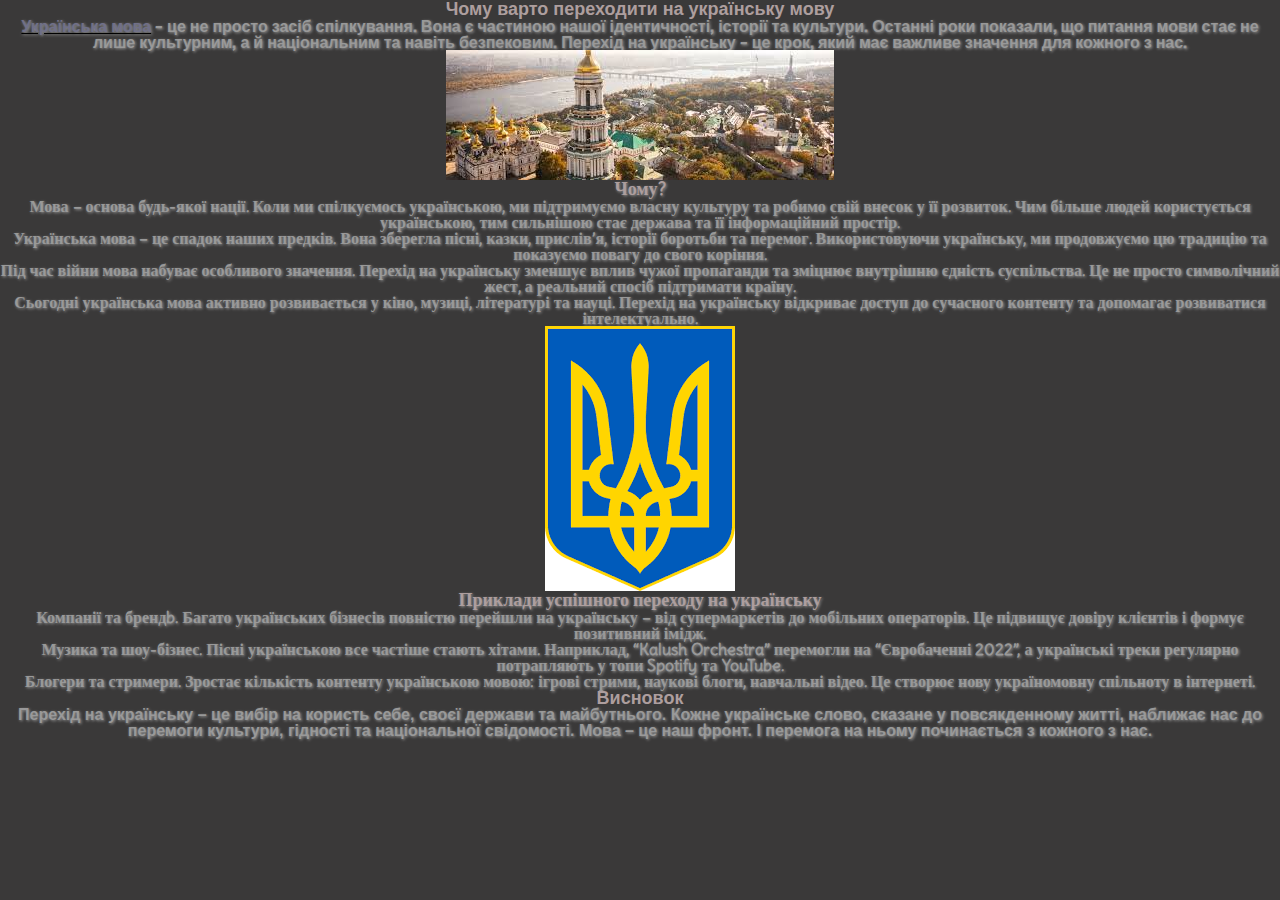
<file: lesson_04/index.html>
<!DOCTYPE html>
 <html lang="uk">
 <head>
    <meta charset="UTF-8">
    <meta name="viewport" content="width=device-width, initial-scale=1.0">
    <title>lesson 4</title>

<link rel="stylesheet" href="css/style.css">

 </head>
 <body>
<div>
  <h1 class="title">Чому варто переходити на українську мову</h1>
  <p class="list">
    <a class="link" href="https://uk.wikipedia.org/wiki/%D0%A3%D0%BA%D1%80%D0%B0%D1%97%D0%BD%D1%81%D1%8C%D0%BA%D0%B0_%D0%BC%D0%BE%D0%B2%D0%B0">Українська мова</a> – це не просто засіб спілкування. Вона є частиною нашої ідентичності, історії та культури. Останні роки показали, що питання мови стає не лише культурним, а й національним та навіть безпековим. Перехід на українську – це крок, який має важливе значення для кожного з нас.
  </p>
  <img src="img/1.jpg" alt="пейзаж України">
</div>
<div class="items">
   <h2 class="title">Чому?</h2>
    <ol>
      <li>Мова – основа будь-якої нації. Коли ми спілкуємось українською, ми підтримуємо власну культуру та робимо свій внесок у її розвиток. Чим більше людей користується українською, тим сильнішою стає держава та її інформаційний простір.</li>
      <li>Українська мова – це спадок наших предків. Вона зберегла пісні, казки, прислів’я, історії боротьби та перемог. Використовуючи українську, ми продовжуємо цю традицію та показуємо повагу до свого коріння.</li>
      <li>Під час війни мова набуває особливого значення. Перехід на українську зменшує вплив чужої пропаганди та зміцнює внутрішню єдність суспільства. Це не просто символічний жест, а реальний спосіб підтримати країну.</li>
      <li>Сьогодні українська мова активно розвивається у кіно, музиці, літературі та науці. Перехід на українську відкриває доступ до сучасного контенту та допомагає розвиватися інтелектуально.</li>
    </ol>
    <img src="img/2.png" alt="Символ україни герб">
    </div>
<div class="items">
   <h3 class="title">Приклади успішного переходу на українську</h3>
   <ul>
        <li>Компанії та брендb. Багато українських бізнесів повністю перейшли на українську – від супермаркетів до мобільних операторів. Це підвищує довіру клієнтів і формує позитивний імідж.</li>
       <li>Музика та шоу-бізнес. Пісні українською все частіше стають хітами. Наприклад, “Kalush Orchestra” перемогли на “Євробаченні 2022”, а українські треки регулярно потрапляють у топи Spotify та YouTube.</li> 
       <li>Блогери та стримери. Зростає кількість контенту українською мовою: ігрові стрими, наукові блоги, навчальні відео. Це створює нову україномовну спільноту в інтернеті.</li>
       </ul>
</div>
<div>
   <h4 class="title">Висновок</h4>
      <p>Перехід на українську – це вибір на користь себе, своєї держави та майбутнього. Кожне українське слово, сказане у повсякденному житті, наближає нас до перемоги культури, гідності та національної свідомості.
Мова – це наш фронт. І перемога на ньому починається з кожного з нас.

</p>
</div>

  </body>
 </html>
</file>
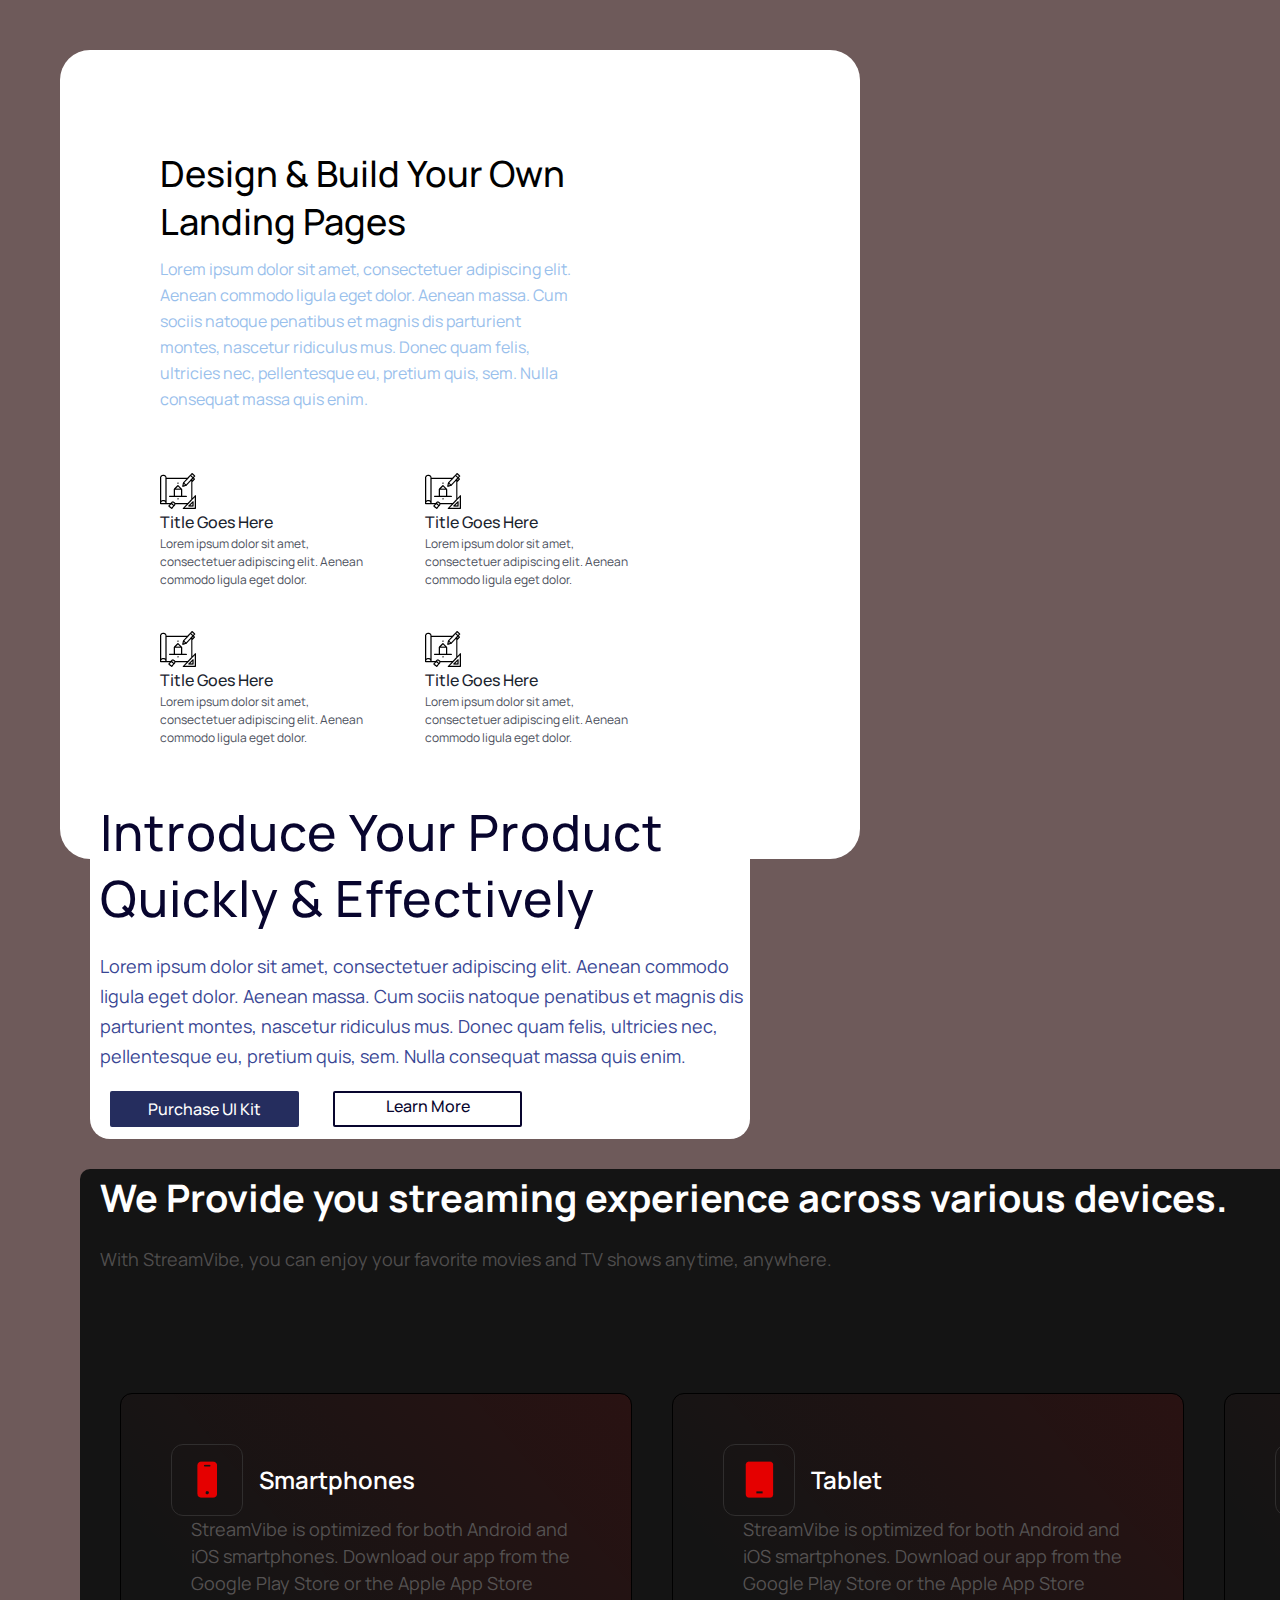
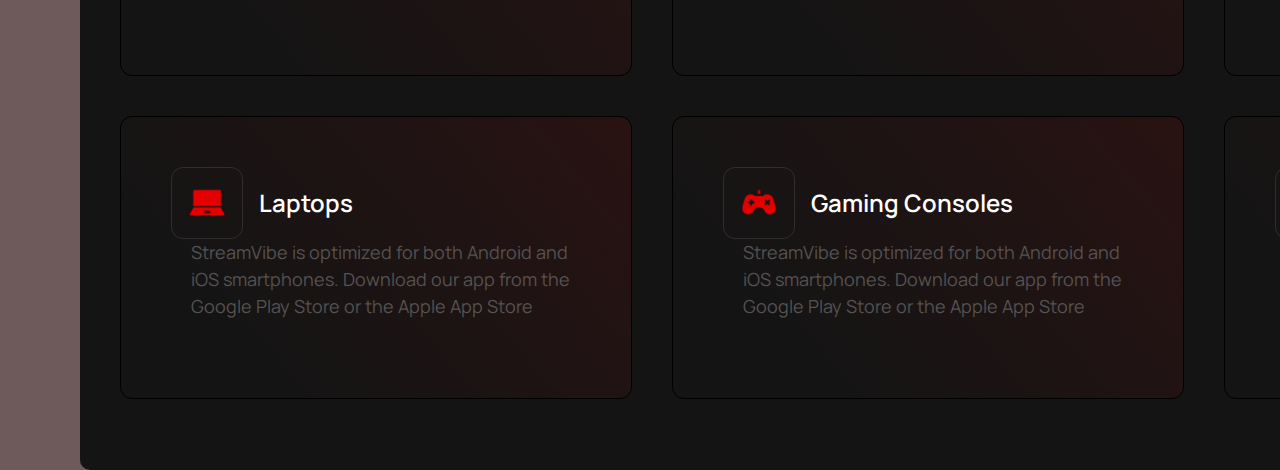
<file: lesson_05/index.html>
<!DOCTYPE html>
 <html lang="en">
 <head>
    <meta charset="UTF-8">
    <meta name="viewport" content="width=device-width, initial-scale=1.0">
    <title>lesson 5</title>

<link rel="stylesheet" href="css/style.css">

 </head>
<body>
  <div class="box">  
    <div class="info">
      <h1>Design & Build Your Own Landing Pages</h1>
      <p>Lorem ipsum dolor sit amet, consectetuer adipiscing elit. Aenean commodo ligula eget dolor. 
         Aenean massa. Cum sociis natoque penatibus et magnis dis parturient montes, nascetur ridiculus 
         mus. Donec quam felis, ultricies nec, pellentesque eu, pretium quis, sem. Nulla consequat massa quis enim.
      </p>
    </div>

    <div class="inline-block">
      <div class="block">
        <img src="img/хз.jpg" alt="">
        <h2>Title Goes Here</h2>
        <p>Lorem ipsum dolor sit amet, consectetuer adipiscing elit. Aenean commodo ligula eget dolor.</p>
      </div>

      <div class="block">
        <img src="img/хз.jpg" alt="">
        <h2>Title Goes Here</h2>
        <p>Lorem ipsum dolor sit amet, consectetuer adipiscing elit. Aenean commodo ligula eget dolor.</p>
      </div>

      <div class="block">
        <img src="img/хз.jpg" alt="">
        <h2>Title Goes Here</h2>
        <p>Lorem ipsum dolor sit amet, consectetuer adipiscing elit. Aenean commodo ligula eget dolor.</p>
      </div>
      <div class="block">
        <img src="img/хз.jpg" alt="">
        <h2>Title Goes Here</h2>
        <p>Lorem ipsum dolor sit amet, consectetuer adipiscing elit. Aenean commodo ligula eget dolor.</p>
      </div>
  </div>

  <div class="section">
    <div class="title">
      <h3>Introduce Your Product Quickly & Effectively</h3>
      <p>Lorem ipsum dolor sit amet, consectetuer adipiscing elit. Aenean commodo ligula eget dolor. Aenean    massa. Cum sociis natoque penatibus et magnis dis parturient montes, nascetur ridiculus 
        mus. Donec quam felis, ultricies nec, pellentesque eu, pretium quis, sem. Nulla consequat massa quis enim.
</p>
    </div>
<div class="row">
    
    <div class="aside"><h4>Purchase UI Kit</h4></div>
     <div class="content"><h5>Learn More</h5></div>
  </div>
 </div>
  

 <!-- <div class="sidebar">
    <h6>We Provide you streaming experience across various devices.</h6>
    <p>With StreamVibe, you can enjoy your favorite movies and TV shows anytime, anywhere. Our platform is designed to be compatible with a wide range of devices, ensuring that you never miss a moment of entertainment.</p>
    <div class="blocks-container">
    <div class="blocks">
        <div class="box3">
   <div class="img-block">
      <img src="img/phone.png" alt="">
   </div>
   <span>Назва блоку</span>
      <p>StreamVibe is optimized for both Android and iOS smartphones. Download our app from the Google Play Store or the Apple App Store</p>    
        </div>
    </div>
    
    <div class="blocks-container">
    <div class="blocks">
        <div class="box3">
   <div class="img-block">
      <img src="img/phone.png" alt="">
   </div>
   <span>Назва блоку</span>
      <p>StreamVibe is optimized for both Android and iOS smartphones. Download our app from the Google Play Store or the Apple App Store</p>    
        </div>
    </div>

    <div class="blocks-container">
    <div class="blocks">
        <div class="box3">
   <div class="img-block">
      <img src="img/phone.png" alt="">
   </div>
   <span>Назва блоку</span>
      <p>StreamVibe is optimized for both Android and iOS smartphones. Download our app from the Google Play Store or the Apple App Store</p>    
        </div>
    </div>

    <div class="blocks-container">
    <div class="blocks">
        <div class="box3">
   <div class="img-block">
      <img src="img/phone.png" alt="">
   </div>
   <span>Назва блоку</span>
      <p>StreamVibe is optimized for both Android and iOS smartphones. Download our app from the Google Play Store or the Apple App Store</p>    
        </div>
    </div>
    <div class="blocks-container">
    <div class="blocks">
        <div class="box3">
   <div class="img-block">
      <img src="img/phone.png" alt="">
   </div>
   <span>Назва блоку</span>
      <p>StreamVibe is optimized for both Android and iOS smartphones. Download our app from the Google Play Store or the Apple App Store</p>    
        </div>
    </div>
    </div>

    <div class="blocks-container">
    <div class="blocks">
        <div class="box3">
   <div class="img-block">
      <img src="img/phone.png" alt="">
   </div>
   <span>Назва блоку</span>
      <p>StreamVibe is optimized for both Android and iOS smartphones. Download our app from the Google Play Store or the Apple App Store</p>    
        </div>
    </div> 

    </div>
</div> -->

    

<div class="sidebar">
    <h6>We Provide you streaming experience across various devices.</h6>
    <p>With StreamVibe, you can enjoy your favorite movies and TV shows anytime, anywhere.</p>

    <div class="blocks-container">
        <div class="blocks">
            <div class="box3">
                <div class="img-block"><img src="img/phone.png" alt=""></div>
                <span>Smartphones</span>
                <p>StreamVibe is optimized for both Android and iOS smartphones. Download our app from the Google Play Store or the Apple App Store</p>
            </div>
        </div>

        <div class="blocks">
            <div class="box3">
                <div class="img-block"><img src="img/Tablet.png" alt=""></div>
                <span>Tablet</span>
                <p>StreamVibe is optimized for both Android and iOS smartphones. Download our app from the Google Play Store or the Apple App Store</p>
            </div>
        </div>

        <div class="blocks">
            <div class="box3">
                <div class="img-block"><img src="img/tv.png" alt=""></div>
                <span>Smart TV</span>
                <p>StreamVibe is optimized for both Android and iOS smartphones. Download our app from the Google Play Store or the Apple App Store</p>
            </div>
        </div>

        <div class="blocks">
            <div class="box3">
                <div class="img-block"><img src="img/laptop.png" alt=""></div>
                <span>Laptops</span>
                <p>StreamVibe is optimized for both Android and iOS smartphones. Download our app from the Google Play Store or the Apple App Store</p>
            </div>
        </div>

        <div class="blocks">
            <div class="box3">
                <div class="img-block"><img src="img/Gaming Consoles.png" alt=""></div>
                <span>Gaming Consoles</span>
                <p>StreamVibe is optimized for both Android and iOS smartphones. Download our app from the Google Play Store or the Apple App Store</p>
            </div>
        </div>

        <div class="blocks">
            <div class="box3">
                <div class="img-block"><img src="img/VR Headsets.png" alt=""></div>
                <span>VR Headsets </span>
                <p>StreamVibe is optimized for both Android and iOS smartphones. Download our app from the Google Play Store or the Apple App Store</p>
            </div>
        </div>
    </div>
</div>

    
 
</body>
 </html>
</file>
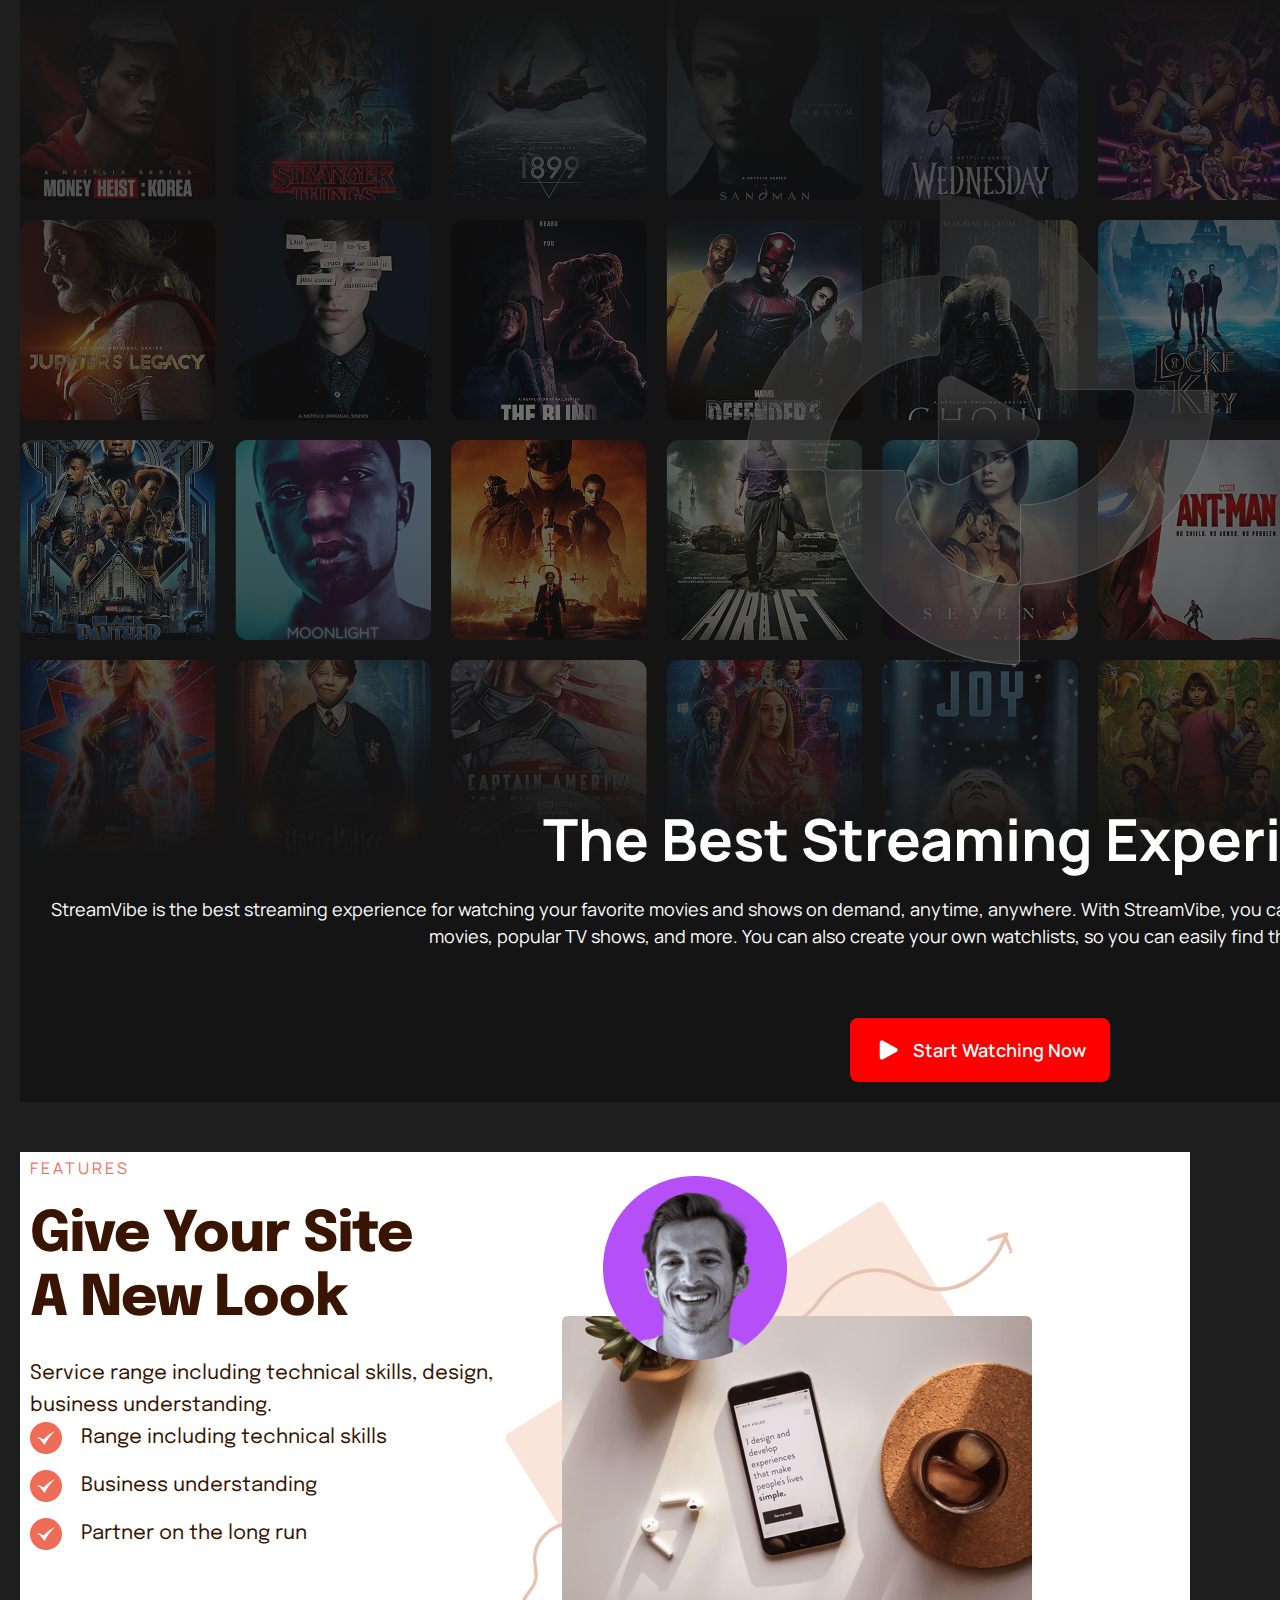
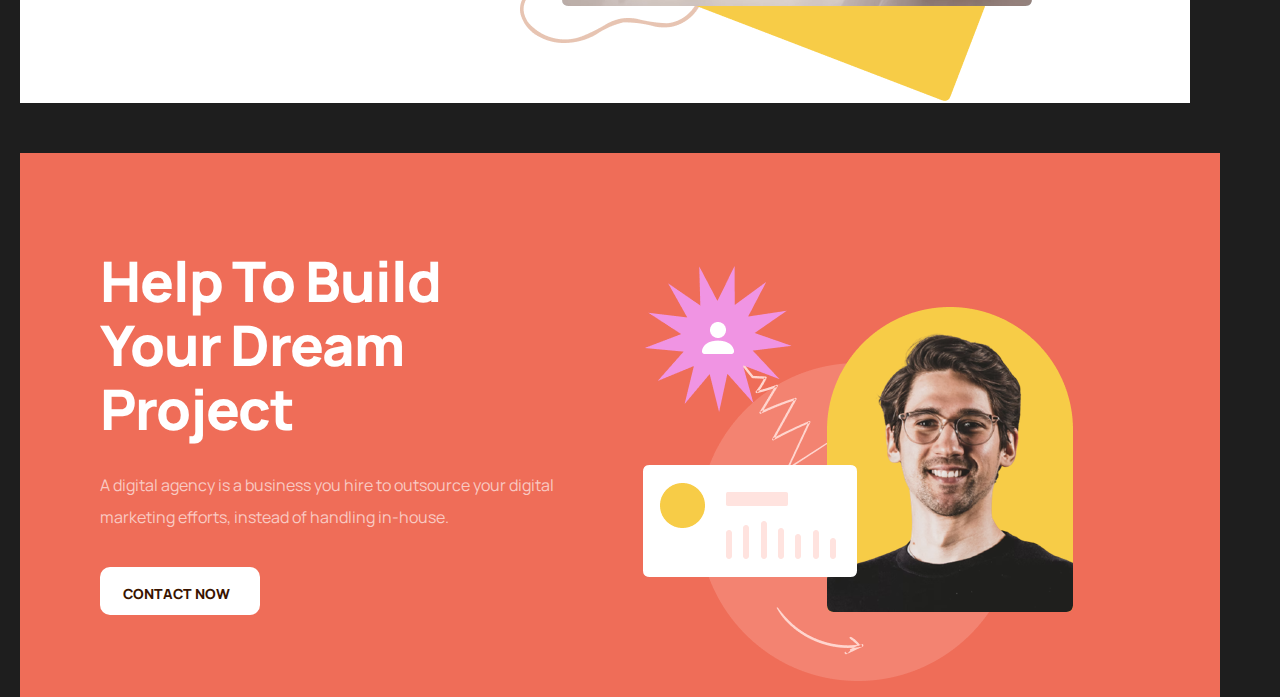
<file: lesson_06/index.html>
<!DOCTYPE html>
 <html lang="en">
 <head>
    <meta charset="UTF-8">
    <meta name="viewport" content="width=device-width, initial-scale=1.0">
    <title>lesson 6</title>

<link rel="stylesheet" href="css/style.css">

</head>
<body>
<div class="task_1">
  <div class="font">

    <div class="info-text">
    <div class="img"> 
      <img  src="img/Sub Container.png" alt="" > 
      <div class="photo"><img src="img/трикутние в крузі.png" alt=""></div>
    </div>
    <div class="content">
      <h1>The Best Streaming Experience</h1>
      <p>StreamVibe is the best streaming experience for watching your favorite movies and shows on demand, anytime, anywhere. With StreamVibe, you can enjoy a wide variety of content, including the latest blockbusters, classic movies, popular TV shows, and more. You can also create your own watchlists, so you can easily find the content you want to watch.</p>
      <div class="button">
        <img src="img/трикутник.png" alt="">
        <a href="https://www.bbc.com/russian/features-37497702"> <span>Start Watching Now</span></a>
       
      </div>
    </div>
    </div>
  </div>
</div>


<div class="task_2">
    <div class="info">

      <div class="text">
      <h2>Features</h2>
      <h3> Give Your Site A New Look</h3>
      <p>Service range including technical skills, design, business understanding.</p>
      <div class="block">
        <img src="img/check.png" alt="">
          <p>Range including technical skills</p>
        </div>
        <div class="block">
          <img src="img/check.png" alt="">
          <p>Business understanding</p>
        </div>
        <div class="block">
          <img src="img/check.png" alt="">
          <p>Partner on the long run</p>
        </div>
      </div>
        <div class="img3"><img src="img/1.png" alt=""></div>
    </div>
      
</div>


<div class="task_3">
   
<div class="box">
  <div class="block-info">
    <h4>Help To Build Your Dream Project</h4>
    <p>A digital agency is a business you hire to outsource your digital marketing efforts, instead of handling in-house.</p>

    <div class="buttom_2"> <a href="https://ru.pinterest.com/pin/43417583902100738/"><h5>Contact Now</h5></a> </div>
    </div>

    <div class="picture"><img src="img/2.png" alt=""></div>
</div>

</div>
</body>
 </html>
</file>
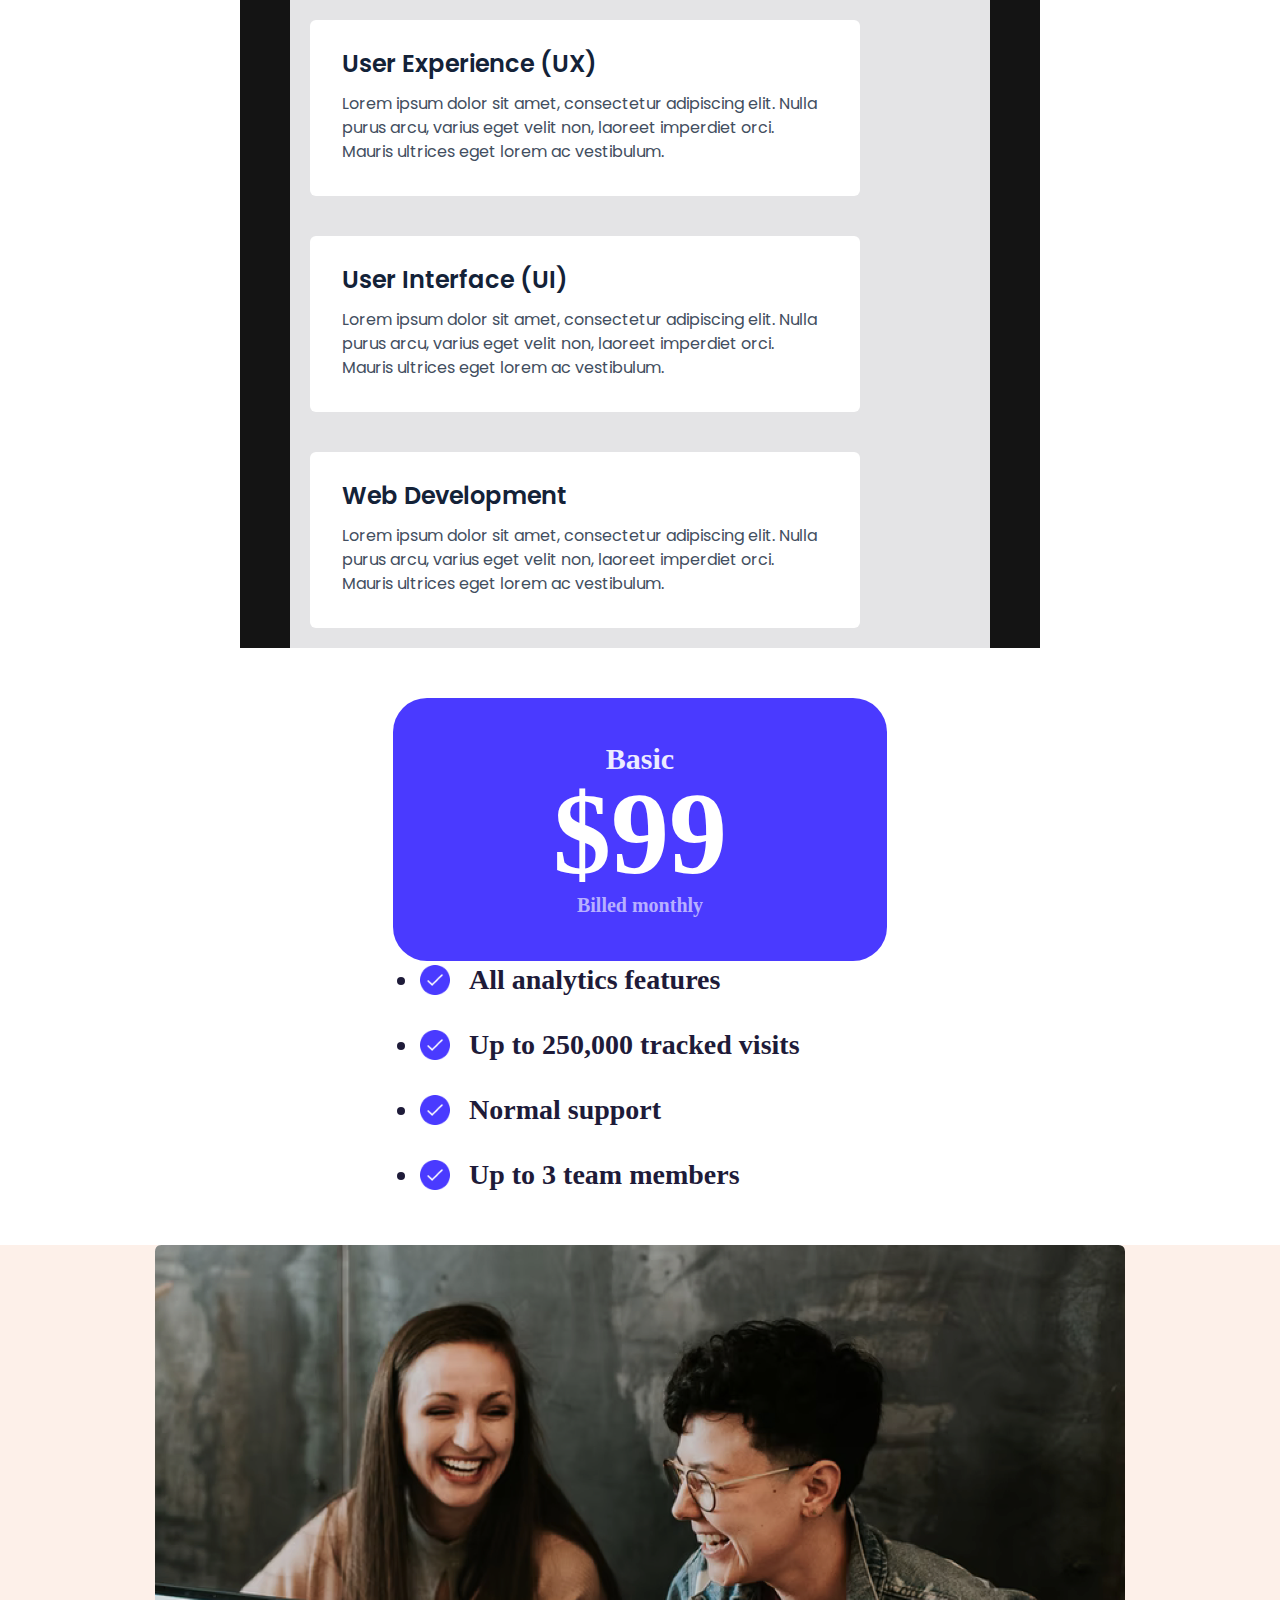
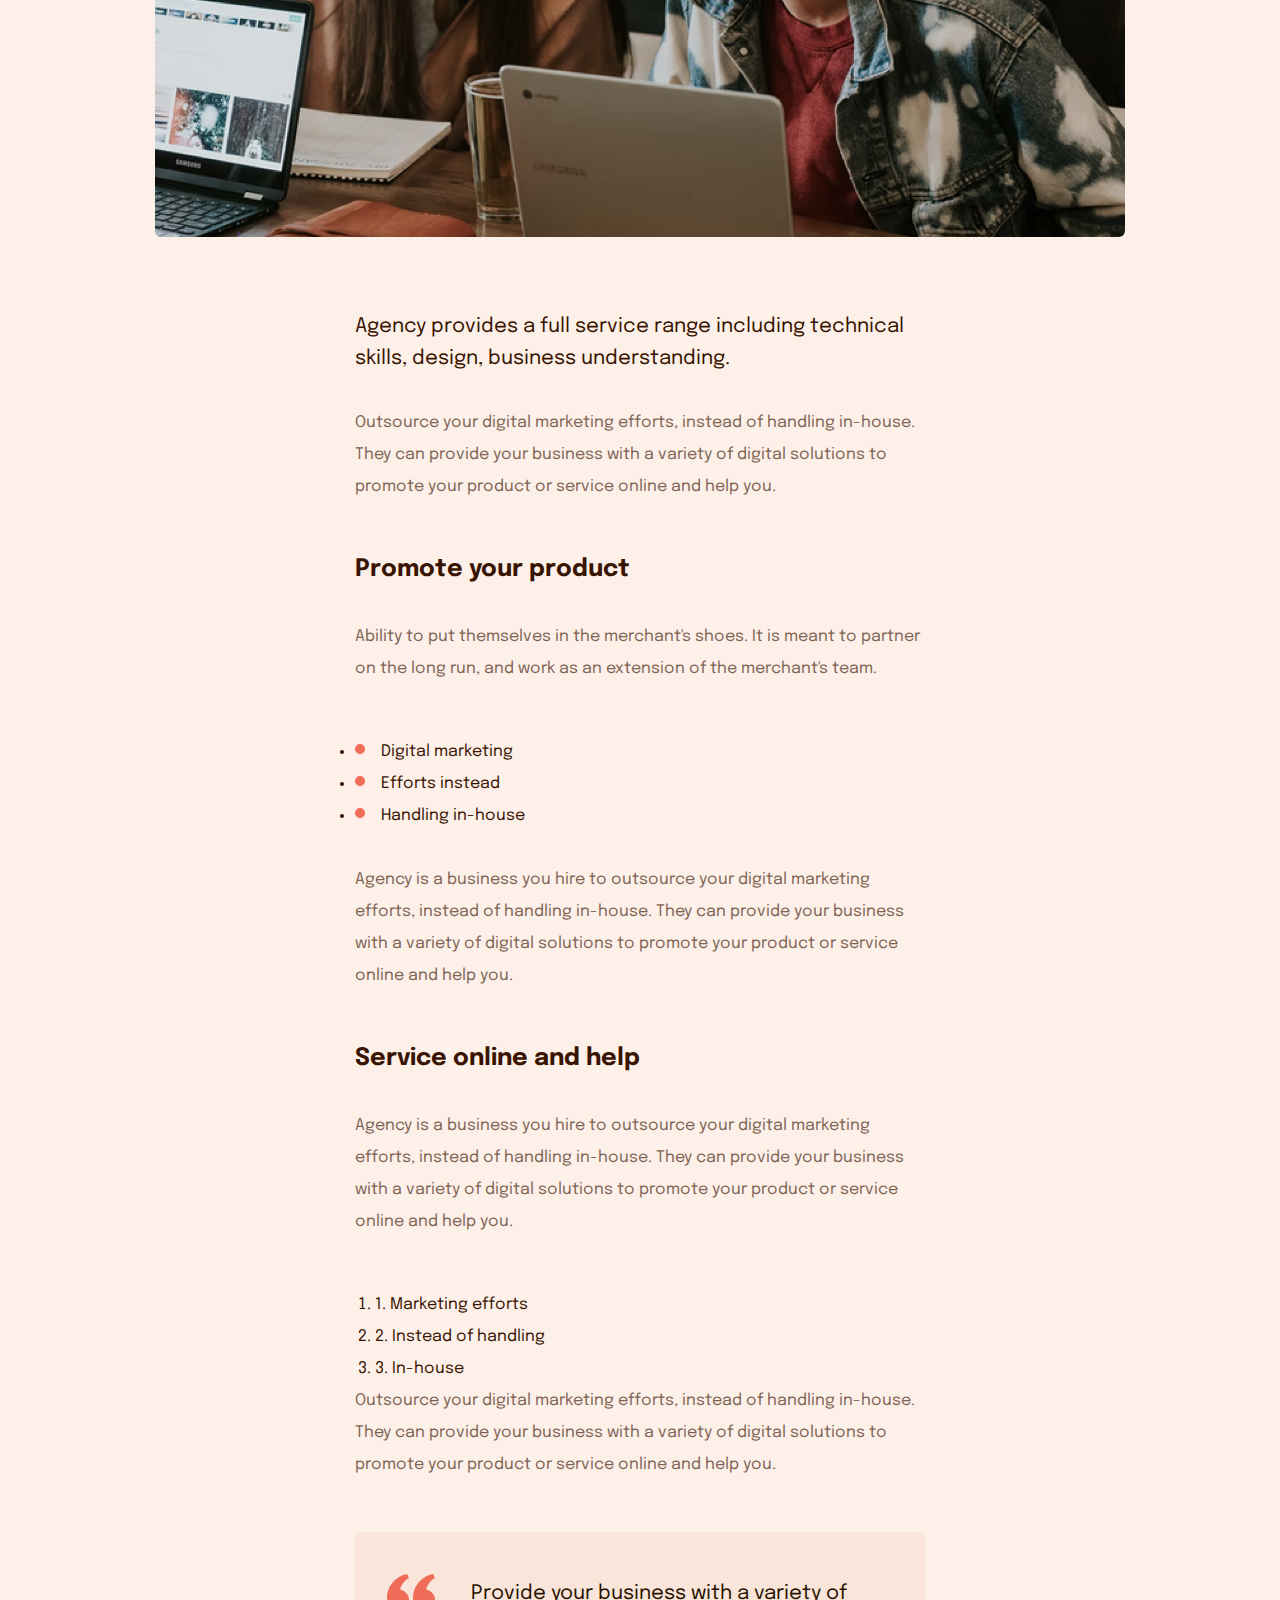
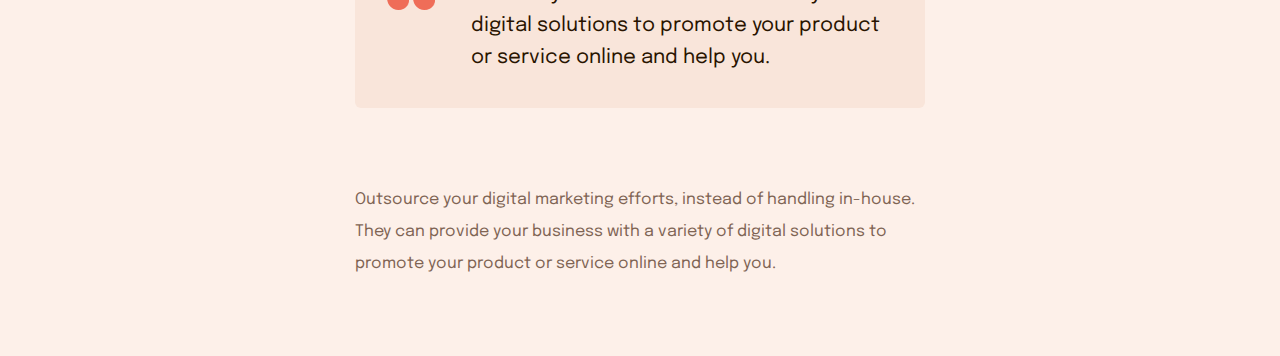
<file: lesson_07/index.html>
<!DOCTYPE html>
 <html lang="en">
 <head>
    <meta charset="UTF-8">
    <meta name="viewport" content="width=device-width, initial-scale=1.0">
    <title>lesson 6</title>

<link rel="stylesheet" href="css/style.css">

</head>
<body>
<div class="task_1">
    <div class="box_text">
        <div class="box">
            <h1>User Experience (UX)</h1>
            <p>Lorem ipsum dolor sit amet, consectetur adipiscing elit. Nulla purus arcu, varius eget velit non, laoreet imperdiet orci. Mauris ultrices eget lorem ac vestibulum.</p>
        </div>

         <div class="box">
            <h1>User Interface (UI)</h1>
            <p>Lorem ipsum dolor sit amet, consectetur adipiscing elit. Nulla purus arcu, varius eget velit non, laoreet imperdiet orci. Mauris ultrices eget lorem ac vestibulum.</p>
        </div>

         <div class="box">
            <h1>Web Development</h1>
            <p>Lorem ipsum dolor sit amet, consectetur adipiscing elit. Nulla purus arcu, varius eget velit non, laoreet imperdiet orci. Mauris ultrices eget lorem ac vestibulum.</p>
        </div>

    </div>
</div>

<div class="task_2">
    <div class="cast">
        <h1>Basic</h1>
        <h2>$99</h2>
        <h3>Billed monthly</h3>
    </div>
    <div class="list">
        <li class="list_item">All analytics features</li>
        <li class="list_item">Up to 250,000 tracked visits</li>
        <li class="list_item">Normal support</li>
        <li class="list_item">Up to 3 team members</li>
    </div>
</div>
 

<div class="task_3">
    <div class="photo"><img src="img/Bitmap.png " alt=""></div>
    <div class="content">
        <h1>Agency provides a full service range including technical skills, design, business understanding.</h1>
        <p>Outsource your digital marketing efforts, instead of handling in-house. They can provide your business with a variety of digital solutions to promote your product or service online and help you.</p>
        <h2>Promote your product</h2>
        <p>Ability to put themselves in the merchant's shoes. It is meant to partner on the long run, and work as an extension of the merchant's team.</p>
        <div class="kum">

            <li >Digital marketing</li>
            <li >Efforts instead</li>
            <li class="ok">Handling in-house</li>
        </div>

        <p>Agency is a business you hire to outsource your digital marketing efforts, instead of handling in-house. They can provide your business with a variety of digital solutions to promote your product or service online and help you.</p>
        <h3>Service online and help</h3>
        <p>Agency is a business you hire to outsource your digital marketing efforts, instead of handling in-house. They can provide your business with a variety of digital solutions to promote your product or service online and help you.</p>
        <div class="list2">
            <ol class="ol">
                <li>1. Marketing efforts</li>
                <li>2. Instead of handling</li>
                <li>3. In-house</li>
            </ol>
            <p>Outsource your digital marketing efforts, instead of handling in-house. They can provide your business with a variety of digital solutions to promote your product or service online and help you.</p>
            <div class="picture">
                <img src="img/Shape.png" alt="">
                <p>Provide your business with a variety of digital solutions to promote your product or service online and help you.</p>
            </div>
            <p class="last">Outsource your digital marketing efforts, instead of handling in-house. They can provide your business with a variety of digital solutions to promote your product or service online and help you.</p>
        </div>
     
        

    </div>
</div>
</body>
 </html>
</file>
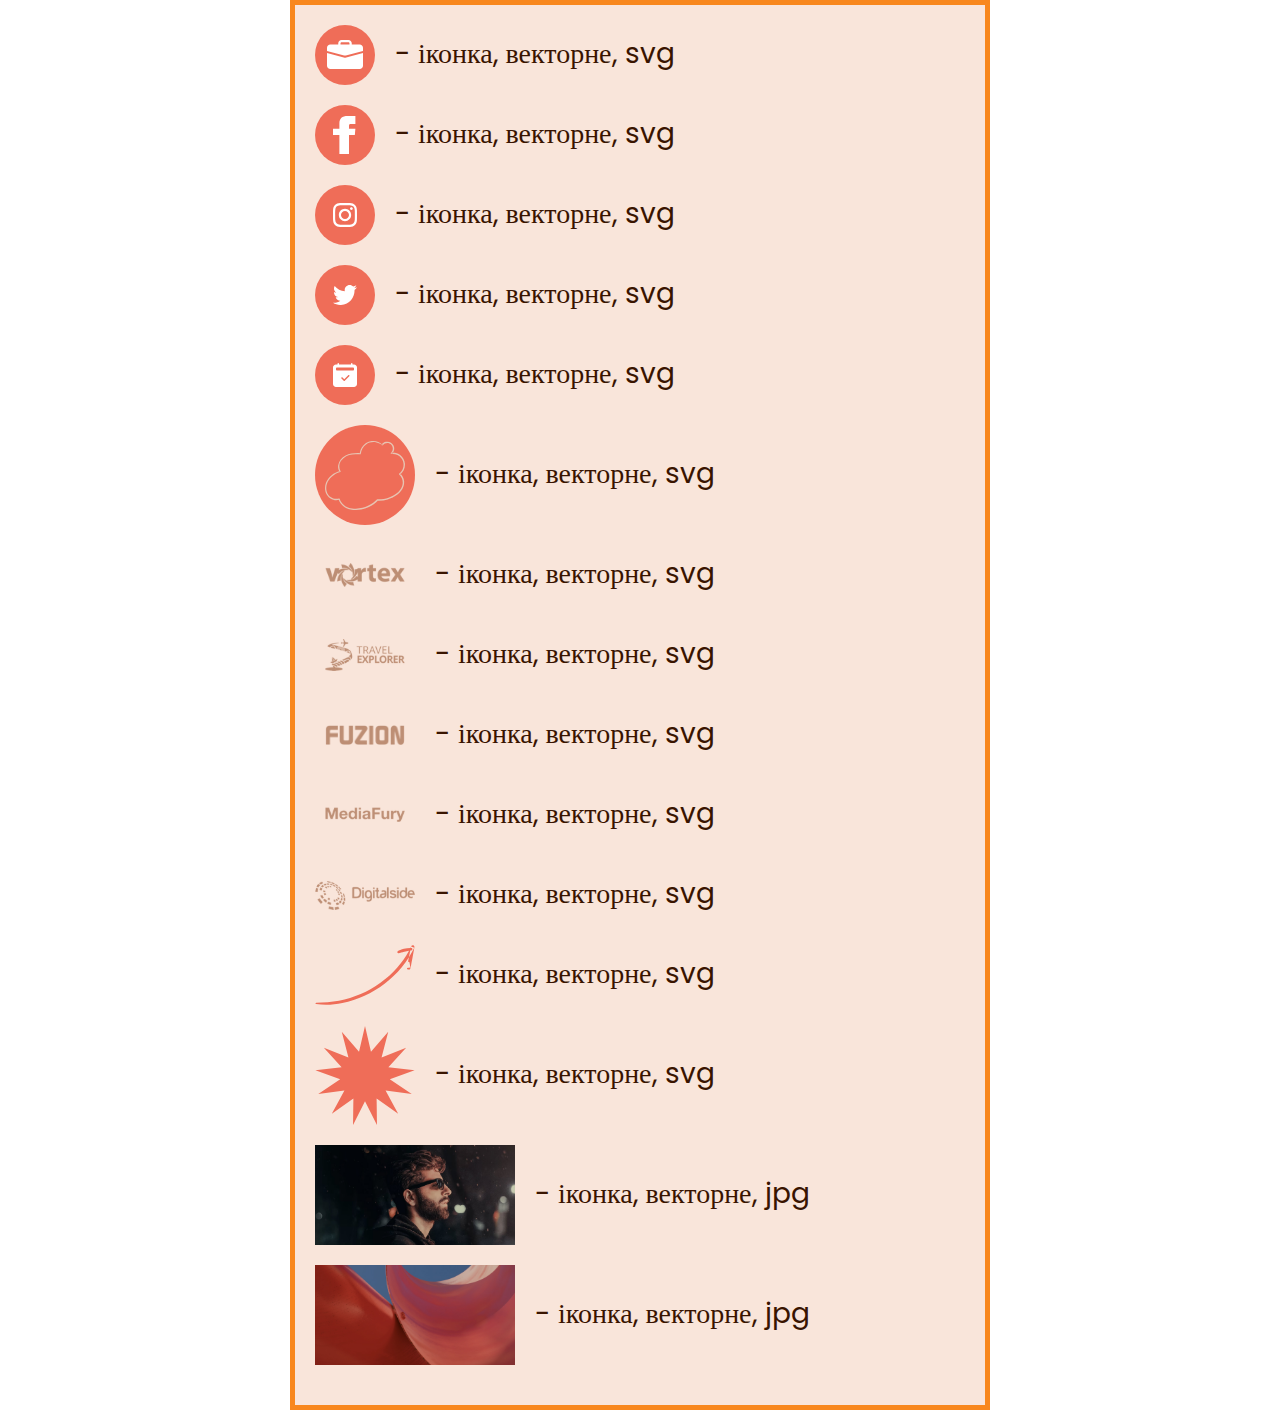
<file: lesson_08/index.html>
<!DOCTYPE html>
 <html lang="en">
 <head>
    <meta charset="UTF-8">
    <meta name="viewport" content="width=device-width, initial-scale=1.0">
    <title>lesson 8</title>

<link rel="stylesheet" href="css/style.css">

</head>
<body>
    <div class="list">
        <div class="photo">
            <div> <p class="circle_1">- іконка, векторне, svg</p></div>
        </div>
        <div class="photo">
            <div> <p class="circle_2">- іконка, векторне, svg</p></div>
        </div>
        <div class="photo">
            <div> <p class="circle_3">- іконка, векторне, svg</p></div>
        </div>
        <div class="photo">
            <div> <p class="circle_4">- іконка, векторне, svg</p></div>
        </div>
        <div class="photo">
            <div> <p class="circle_5">- іконка, векторне, svg</p></div>
        </div>
        <div class="photo">
            <div> <p class="circle_6">- іконка, векторне, svg</p></div>
        </div>
        <div class="photo">
            <div> <p class="circle_7">- іконка, векторне, svg</p></div>
        </div>
        <div class="photo">
            <div> <p class="circle_8">- іконка, векторне, svg</p></div>
        </div>
        <div class="photo">
            <div> <p class="circle_9">- іконка, векторне, svg</p></div>
        </div>
        <div class="photo">
            <div> <p class="circle_10">- іконка, векторне, svg</p></div>
        </div>
        <div class="photo">
            <div> <p class="circle_11">- іконка, векторне, svg</p></div>
        </div>
        <div class="photo">
            <div> <p class="circle_12">- іконка, векторне, svg</p></div>
        </div>
        <div class="photo">
            <div> <p class="circle_13">- іконка, векторне, svg</p></div>
        </div>
        <div class="photo">
           <div> <p class="circlea">- іконка, векторне, jpg</p></div>
       </div>
       <div class="photo">
           <div> <p class="circleb">- іконка, векторне, jpg</p></div>
       </div>
        
        
        
    </div>

</body>
 </html>
</file>
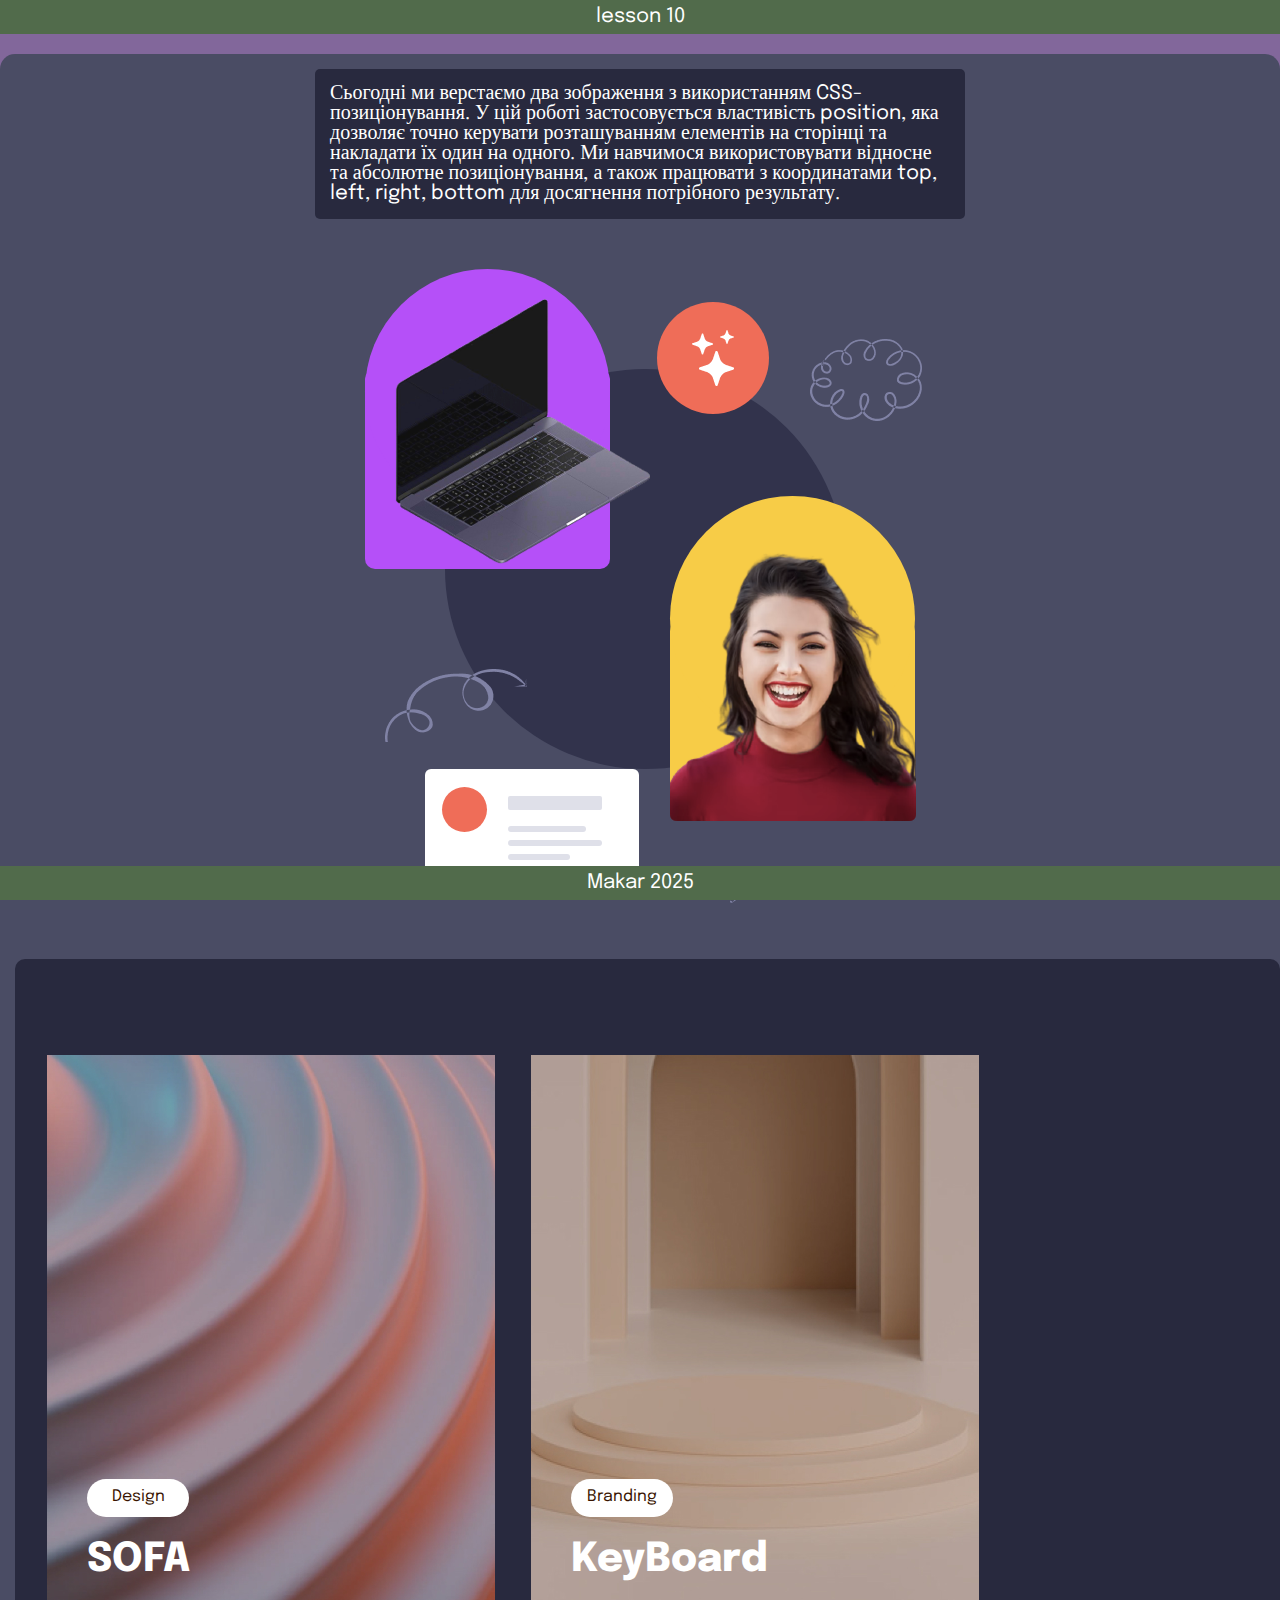
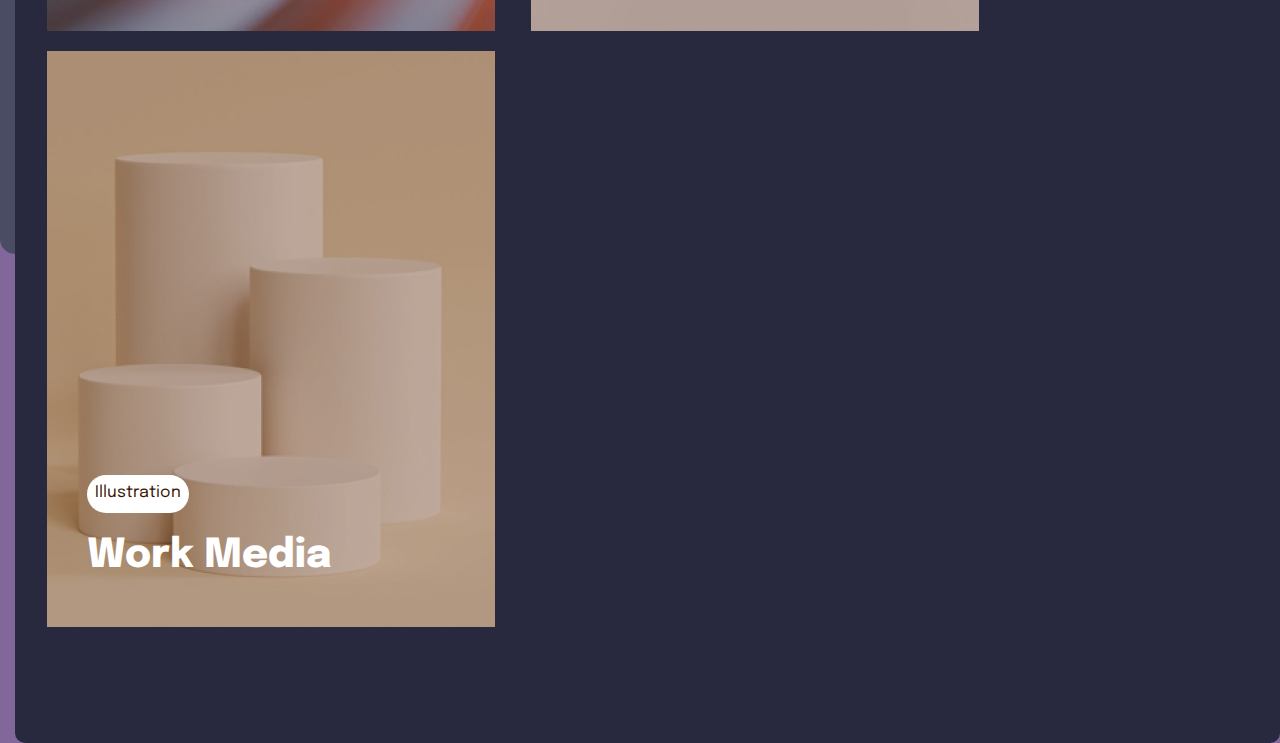
<file: lesson_10/index.html>
<!DOCTYPE html>
<html lang="en">
  <head>
    <meta charset="UTF-8" />
    <meta name="viewport" features="width=device-width, initial-scale=1.0" />
    <title>lesson 10</title>

    <link rel="stylesheet" href="css/style.css" />
  </head>

  <body>
    <div class="wrapper">
      <header>
        <div class="title">lesson 10</div>
      </header>
      <main>
        <div class="content">
          <div class="content__text">
            <p>
              Сьогодні ми верстаємо два зображення з використанням
              CSS-позиціонування. У цій роботі застосовується властивість
              position, яка дозволяє точно керувати розташуванням елементів на
              сторінці та накладати їх один на одного. Ми навчимося
              використовувати відносне та абсолютне позиціонування, а також
              працювати з координатами top, left, right, bottom для досягнення
              потрібного результату.
            </p>
          </div>
          <div class="content__task1">
            <div class="task1__img">
              <div class="background">
                <div class="img__circle"></div>
              </div>
              <div class="first-background">
                <div class="square"></div>
                <div class="circle"></div>
              </div>
              <div class="laptop">
                <img src="img/Bitmap (5).svg" alt="" class="img2" />
              </div>
              <div class="circle-orenge">
                <img src="img/Shape (1).png" alt="" class="img6" />
              </div>
              <div class="brain">
                <img src="img/Path (1).png" alt="" class="img3" />
              </div>
              <div class="first-background__yelow">
                <div class="square1"></div>
                <div class="circle1"></div>
              </div>
              <div class="women">
                <img src="img/Bitmap (5).png" alt="" class="img1" />
              </div>
              <div class="vector">
                <img src="img/Combined Shape.png" alt="" class="img4" />
              </div>
              <div class="profile">
                <img src="img/block.svg" alt="" class="img9" />
              </div>
              <div class="vector2">
                <img src="img/Combined Shape (1).png" alt="" class="img5" />
              </div>
            </div>
          </div>
          <div class="content__task2">
            <div class="content2">
              <div class="photo1">
                <div class="img">
                  <img src="img/Bitmap (3).jpg" alt="" class="img7" />
                </div>
                <div class="text">
                  <div class="button1">
                    <p class="button1_text">Design</p>
                  </div>
                  <div class="title_img">SOFA</div>
                </div>
              </div>

              <div class="photo2">
                <div class="img">
                  <img src="img/Bitmap (4).jpg" alt="" class="img8" />
                </div>
                <div class="text">
                  <div class="button1">
                    <p class="button1_text">Branding</p>
                  </div>
                  <div class="title_img">KeyBoard</div>
                </div>
              </div>

              <div class="photo3">
                <div class="img">
                  <img src="img/Bitmap (5).jpg" alt="" class="img9" />
                </div>
                <div class="text">
                  <div class="button1">
                    <p class="button1_text">Illustration</p>
                  </div>
                  <div class="title_img">Work Media</div>
                </div>
              </div>
            </div>
          </div>
        </div>
      </main>
      <footer>
        <div class="footer">Makar 2025</div>
      </footer>
    </div>
  </body>
</html>
</file>
<file: lesson_04/css/style.css>
@import url('https://fonts.googleapis.com/css2?family=Freeman&display=swap');
@import url('https://fonts.googleapis.com/css2?family=Delius&display=swap');

@import url("reset.css");

body{
   
    font-weight: 800;
    text-align: center;
    color:#999;
    background-color: #3a3939;
 }
.list{
    font-family:Freeman,sans-serif;
 }
.items{
    font-family:Delius,cursive;
     text-shadow:1px 1px 3px #999;
}
.title{
    font-size: 18px;
    color: #ad9e9e;
 }
.link{
    color: rgb(112, 112, 136);
    text-decoration:underline;
    text-decoration-color: #000;
 }


p{
   text-shadow:1px 1px 3px #999;
   line-height: 1;
 }
</file>
<file: lesson_05/css/style.css>
@import url("reset.css");


@import url(https://fonts.googleapis.com/css?family=Manrope:200,300,400,500,700,800);
body{
    background-color: #6e5a5a;
}
.box{
    width: 800px;
    height: 809px;
    background-color: #ffffff;
    margin-top: 50px;
    border-radius: 30px;
    margin-top: 50px;
    padding-top: 50px;
    margin-left:60px ;
}    
.info{
    margin: 50px;
    width: 520px;
    height: 253px;
    background-color: rgb(255, 255, 255);
    
}
.info h1{
    margin: 10px;
     font-family:Manrope ;
    font-weight: 500;
    font-size: 36px;
    line-height: 133%;
    margin-inline: 50px;
}
.info p{
    font-family: Manrope;
    font-weight: 400;
    font-size: 16px;
    line-height: 163%;
    color: #99c0ec;
    margin-inline: 50px;
}
.block{
    display: inline-block; /* робимо блоки інлайн */
    vertical-align: top;   /* вирівнюємо по верхньому краю */
    width: 245px;
    height: 138px;
    border-radius: 10px;
    padding: 10px;
    margin: 10px; 
    background-color: rgb(255, 255, 255);
}
.block h2{
    font-family:Manrope;
    font-weight: 500;
    font-size: 16px;
    line-height: 163%;
    color: #1b242e;
}
.block p{
    font-family: Manrope;
    font-weight: 400;
    font-size: 12px;
    line-height: 150%;
    color: #4b4f5c;
    
}
.inline-block{
     font-size: 0; /* прибирає відступи між inline-block */
    margin: 20px;
    margin-left: 80px;
}


.section{
    width: 660px;
    height: 340px;
    background-color: white;
    border-radius: 20px;
    margin: 30px;
    
}
.title h3{
    margin-left: 10px;
    font-family: Manrope;
    font-weight: 500;
    font-size: 50px;
    line-height: 132%;
    letter-spacing: 0.02em;
    color: #08052e;
    margin-bottom:20px ;
}
.title p{
    margin-left: 10px;
    font-family: Manrope;
    font-weight: 400;
    font-size: 18px;
    line-height: 167%;
    color: #384694;
}
.title{
    margin-bottom:20px ;
}
.aside{
    margin-left:20px ;
    display:inline-block;
    vertical-align: top;
    border-radius: 2px;
    width: 189px;
    height: 36px;
    background-color: #252d5e;
    color: white;
    padding: 5px;
}
.aside h4{
    font-family: Manrope;
    font-weight: 500;
    font-size: 16px;
    line-height: 163%;
    text-align: center;
}
.content{
    display:inline-block;
    vertical-align: top;
    border: 2px solid #08052e;
    border-radius: 2px;
    width: 189px;
    height: 36px;
    margin-left: 30px;
}

.content h5{
    font-family: Manrope;
    font-weight: 500;
    font-size: 16px;
    line-height: 163%;
    text-align: center;
    color: #08052e;
}



  .sidebar{
    width: 1700px;
    height: 901px;
    background-color: #141414;
    border-radius: 10px;
    margin: 20px;
}
.sidebar h6{
    margin-top: 20px;
    margin-left: 20px;
    font-family: Manrope;
    font-weight: 700;
    font-size: 38px;
    line-height: 150%;
    color: white;
    padding-bottom: 20px;
}
.sidebar p{
    margin-left: 20px;
    font-family: Manrope;
    font-weight: 400;
    font-size: 18px;
    line-height: 150%;
    color: rgb(80, 78, 78);
    padding-bottom: 80px;
}
.blocks{
background: 
        linear-gradient(
            230deg,
            rgba(229, 0, 0, 0.1) 0%,   /* початок прозорий червоний */
            rgba(229, 0, 0, 0) 81.37%  /* кінець повністю прозорий */
        ),
        #141414;

    margin: 20px;
    text-align: left; 
    display:inline-block;
    vertical-align: top;
    border: 1px solid #000;
    border-radius: 12px;
    padding: 50px;
    width: 512px;
    height: 283px;
}
.img-block {
    display: inline-block;
    vertical-align: middle;
    margin-right: 16px;
    border: 1px solid #302e2e;
    border-radius: 12px;
    padding: 16px;
    width: 72px;
    height: 72px;
    text-align: center;
    }
.img-block img {
    max-width: 100%;
    max-height: 100%;
}
.box3{
    width: 412px;
    height: 72px;
    padding: auto;
}
.box3 span {
    display: inline-block;
    vertical-align: middle; 
    color: white;
    font-family: Manrope;
    font-weight: 600;
    font-size: 24px;
    line-height: 150%;
}

.blocks p{
    font-family: Manrope;
    font-weight: 400;
    font-size: 18px;
    line-height: 150%;
    color: rgb(85, 82, 82);
}
.blocks-container{
     font-size: 0px;
     margin: 20px;
     text-align: left; 
}  
   

.task_1{
    margin: 30px;

}
.task_2{
    margin: 30px;
}
.task_3{
    margin: 30px;
}
</file>
<file: lesson_06/css/style.css>
@import url("reset.css");

@import url(https://fonts.googleapis.com/css?family=Epilogue:100,200,300,regular,500,600,700,800,900);
@import url(https://fonts.googleapis.com/css?family=Manrope:200,300,400,500,700,800);
@import url(https://fonts.googleapis.com/css?family=DM+Sans:regular);
* {
    /* border: 1px dashed #ffffff; */
}



body {
    background-color: #1e1e1e;
    padding-inline: 20px;
    font-family: Manrope;
    color: white;
}
.task_1{
    margin-block-end: 50px;
    
    
}

.font {
    width: 1920px;
    margin: 0 auto;
    position: relative; 
    overflow: hidden;
    background-color: #141414;
}

.img {
    position: relative;
}

.img img {
    display: block;
    width: 100%;
    height: auto;
}

.img::after {
    content: "";
    position: absolute;
    top: 0;
    left: 0;
    width: 100%;
    height: 100%;
    background:
        linear-gradient(180deg, #141414 0%, rgba(20, 20, 20, 0) 80%), 
        linear-gradient(0deg, #141414 0%, rgba(20, 20, 20, 0) 80%);   
    pointer-events: none; 
}
.photo{
    width: 470px;
    height: 470px;
    position: absolute;  
    top: 50%;            
    left: 50%;           
    width: 470px;       
    height: 470px;
    transform: translate(-50%, -50%); 
    z-index: 2;
    opacity: 0.5;          
}

.content {
    margin-block-start: -65px;
    position: relative; 
    z-index: 1;
}

.font h1 {
    font-weight: 700;
    font-size: 58px;
    line-height: 150%;
    text-align: center;
    margin-block-end: 14px;
}

.font p {
    font-weight: 400;
    font-size: 18px;
    line-height: 150%;
    text-align: center;
    color: var(--grey-60);
    margin-block-end: 68px;
}

.button {
    background-color: red;
    border-radius: 8px;
    padding: 18px;
    width: 260px;
    height: 64px;
    margin: 0 auto;
    display: flex;
    align-items: center;
    justify-content: center;
    gap: 10px;
    cursor: pointer;
    margin-block-end:20px ;
    border-color:  transparent;
}

.button:hover{
    border: 2px solid #dda8a8 ;
    transition: all 0.2s;
}

.button span {
    font-weight: 600;
    font-size: 18px;
    line-height: 150%;
}


.task_2{
   margin-block-end: 50px;
}
.info{
    width: 1170px;
    background-color: white;
    color: #000;
    display: inline-block;
    vertical-align: top;
    padding-inline-start: 10px;
}
.info h2{
    font-family: DM+Sans;
    font-weight: 400;
    font-size: 16px;
    line-height: 200%;
    letter-spacing: 0.19em;
    text-transform: uppercase;
    color: #ef6d58;
    margin-block-end:20px ;
}
.info h3{
    width: 397px;
    font-family: Epilogue;
    font-weight: 800;
    font-size: 56px;
    line-height: 114%;
    letter-spacing: -0.02em;
    color: #391400;
    margin-block-end: 26px;
}
.info p{
    font-family: Epilogue;
    font-weight: 400;
    font-size: 20px;
    line-height: 160%;
    color: #391400;
    width:470px ;
}
.block{
    margin-block-end: 16px;
}
.block p{
    display: inline;
    vertical-align: top;
    margin-inline-start: 16px;
}
.img3{
    display: inline-block;
    vertical-align: top;
}
.text{
    display: inline-block;
    vertical-align: top;
}


.task_3{
    margin-block-end: 50px;
}
.box{
    width: 1200px;
    height: 544px;
    background-color: #ef6d58;
    padding: 96px 80px;
}
.box h4{
    width: 368px;
    font-family: DM+Sans;
    font-weight: 800;
    font-size: 56px;
    line-height: 114%;
    letter-spacing: -0.02em;
    color: #fff;
    margin-block-end: 28px;
}
.box p{
    width: 470px;
    font-family: DM+Sans;
    font-weight: 400;
    font-size: 16px;
    line-height: 200%;
    color: #f9cac3;
    margin-block-end: 34px;
}
.buttom_2{
    width: 160px;
    height: 48px;
    background-color: #fff;
    border-radius: 10px;
    padding: 18px 23px;
    border-color: transparent;
}
.buttom_2:hover{
    border:2px solid #ca12b2 ;
    transition: all 0.2s;
}

.buttom_2 h5{
    font-family: DM+Sans;
    font-weight: 900;
    font-size: 14px;
    text-transform: uppercase;
    text-align: center;
    color: #391400;
    
}
.block-info{
    display: inline-block;
    vertical-align: top;
}
.picture{
    display: inline-block;
    vertical-align: top;
    margin-inline-start: 56px;
}
</file>
<file: lesson_07/css/style.css>
@import url("reset.css");


@import url(https://fonts.googleapis.com/css?family=Epilogue:100,200,300,regular,500,600,700,800,900);
@import url(https://fonts.googleapis.com/css?family=Poppins:100,200,300,regular,500,600,700,900);
@import url(https://fonts.googleapis.com/css?family=DM+Sans:100,200,300,regular,500,600,700,800,900,100italic,200italic,300italic,italic,500italic,600italic,700italic,800italic,900italic);

* {
    /* border: 1px dashed #ffffff; */
}
 



.task_1{
    background: #141414;
    margin: 0 auto;
    width: 800px;
    margin-bottom: 30px;
}
.box_text{
    margin: 40px;
    background-color: #e4e4e6;
    width: 700px;
    padding: 20px;
    margin: 0 auto;
}
.box{
    background-color: #fff;
    padding: 32px;
    width: 550px;
    border-radius: 6px;
}
.box:not(:last-child){
    margin-bottom: 40px;
}
.box:hover{
    box-shadow: 0px 20px 30px rgba(0, 0, 0, 0.1);
    border-left: 5px solid #a53dff;
    }
.box h1{
    background-color: #fff;
    padding-block-end: 16px;
    font-family: Poppins ;
    font-weight: 600;
    font-size: 24px;
    line-height: 100%;
    color: #132238;
}
.box p{
    background-color: #fff;
    font-family: Poppins;
    font-weight: 400;
    font-size: 16px;
    line-height: 150%;
    color: #424e60;
}



.task_2{
    background-color: #fff;
    border-radius: 56px;
    width: 542px;
    padding: 20px;
    margin: 0 auto;
    margin-bottom: 30px;
}
.task_2:hover{
    box-shadow: 0px 20px 30px rgba(0, 0, 0, 0.9);
}
.cast{
    border-radius: 34px;
    width: 494px;
    background-color: #4A3AFF;
    padding-block-end: 44.59px;
    padding-block-start: 44.59px;
    padding-inline-start: 139.99px;
    padding-inline-end: 139.99px;
    margin-bottom: 33.83px;
    margin: 0 auto;
}
.cast h1{
    font-family: DM+Sans;
    font-weight: 700;
    font-size: 30px;
    line-height: 107%;
    text-align: center;
    color: #edebff;
}
.cast h2{
    font-family: DM+Sans;
    font-weight: 700;
    font-size: 116px;
    line-height: 103%;
    text-align: center;
    color: #fff;
}
.cast h3{
    font-family: DM+Sans;
    font-weight: 700;
    font-size: 20px;
    line-height: 110%;
    text-align: center;
    color: #b7b0ff;
}
.list{
    margin-left: 30.99px;
}
.list_item{
    font-family: DM+Sans;
    font-weight: 700;
    font-size: 28px;
    line-height: 136%;
    color: #1e1b39;
}
.list_item:not(:last-child){
    margin-bottom: 26px;
}
.list_item::before{
    vertical-align: middle;
    content: "";
    width: 35px;
    height: 55px;
    background: url(../img/Check\ Circle\ Icon.png) 0 0 / 30px no-repeat;

    margin-right: 14px;
    margin-bottom: -20px;
}





.task_3{
    display: block;
    text-align: center;           
    inline-size: 100%;
    width: 100%;
    min-inline-size: 100%;
    background: #fdf0e9;
}
.photo{
  margin-block-end: 74px; 
}
.content{
    max-width:570px ;
    margin: 0 auto;
    text-align: left;
}

.content h1{
    font-family: Epilogue;
    font-weight: 400;
    font-size: 20px;
    line-height: 160%;
    color: #391400;
    margin-block-end: 32px;
}
.content p{
    font-family: Epilogue;
    font-weight: 400;
    font-size: 16px;
    line-height: 200%;
    color: #7f6454;
    margin-block-end: 51px;
}
.content h2{
    font-family: Epilogue;
    font-weight: 700;
    font-size: 24px;
    line-height: 133%;
    color: #391400;
    margin-block-end: 35px;
}
.content li{
    font-family: Epilogue;
    font-weight: 400;
    font-size: 16px;
    line-height: 200%;
    color: #391400;

}
.kum li::before{
    margin-right: 16px;
    vertical-align: middle;
    width: 10px;
    height: 15px;
    content: "";
    background: url(../img/Oval.png) 0 0 / 10px no-repeat;
}
.ok{
    margin-bottom: 32px;
}
.content h3{
    font-family:Epilogue;
    font-weight: 700;
    font-size: 24px;
    line-height: 133%;
    color: #391400;
    margin-bottom: 35px;
} 
.ol {
  list-style-type: decimal; /* стандартная нумерация */
  padding-left: 20px;
}
.picture{
    border-radius: 6px;
    width: 570px;
    height: 176px;
    background: #f9e5da;
    padding-block-start: 42px;
    padding-block-end: 32px;
    
}
.picture img,
.picture p {
    display: inline-block;
    vertical-align: middle; 
}
.picture img{
    padding-inline: 32px;
    margin-bottom: 120px;
}
.picture p{
    font-family: Epilogue;
    font-weight: 400;
    font-size: 20px;
    line-height: 160%;
    color:#291400;
    width: 426px;
}

.last{
    font-family: Epilogue;
    font-weight: 400;
    font-size: 16px;
    line-height: 200%;
    color: #7f6454;
    padding-block: 76px;
}
</file>
<file: lesson_08/css/style.css>
@import url("reset.css");


@import url(https://fonts.googleapis.com/css?family=Epilogue:100,200,300,regular,500,600,700,800,900);
@import url(https://fonts.googleapis.com/css?family=Poppins:100,200,300,regular,500,600,700,900);
@import url(https://fonts.googleapis.com/css?family=DM+Sans:100,200,300,regular,500,600,700,800,900,100italic,200italic,300italic,italic,500italic,600italic,700italic,800italic,900italic);

* {
     /* border: 1px dashed #000;   */
}

body {
    min-inline-size: 380px;
    font-family:"Poppins" ;
    color: #391400;
    font-size: 28px;
}
 
.list{
    padding: 20px;
    max-width: 700px; 
    margin: 20px;
    margin: 0 auto;
    background-color: #f9e5da;
    border: rgb(248, 135, 29) solid 5px;
}
.photo{
    margin-bottom: 20px;

}

.circlea::before{
    margin-right: 20px;
    content: "";
    vertical-align: middle;
    width: 200px;
    height: 100px;
    background: url(../img/Bitmap\ 1.jpg) center / 100% no-repeat;
}
.circleb::before{
    margin-right: 20px;
    content: "";
    vertical-align: middle;
    width: 200px;
    height: 100px;
    background: url(../img/Bitmap.jpg) center / 100% no-repeat;
}




.circle_1::before{
    margin-right: 20px;
    content: "";
    vertical-align: middle;
    width: 60px;
    height: 60px;
    border-radius: 50px;
    background: url(../img/Combined\ Shape.svg) center / 60% no-repeat, #ef6d58;
}

.circle_2::before{
    margin-right: 20px;
    content: "";
    vertical-align: middle;
    width: 60px;
    height: 60px;
    border-radius: 50px;
    background: url(..//img/facebook.svg) center / 40% no-repeat, #ef6d58;
}
.circle_3::before{
    margin-right: 20px;
    content: "";
    vertical-align: middle;
    width: 60px;
    height: 60px;
    border-radius: 50px;
    background: url(../img/instagram.svg) center / 40% no-repeat, #ef6d58;
}
.circle_4::before{
    margin-right: 20px;
    content: "";
    vertical-align: middle;
    width: 60px;
    height: 60px;
    border-radius: 50px;
    background: url(../img/twitter.svg) center / 40% no-repeat, #ef6d58;
}
.circle_5::before{
    margin-right: 20px;
    content: "";
    vertical-align: middle;
    width: 60px;
    height: 60px;
    border-radius: 50px;
    background: url(../img/Shape.svg) center / 40% no-repeat, #ef6d58;
}
.circle_6::before{
    margin-right: 20px;
    content: "";
    vertical-align: middle;
    width: 100px;
    height: 100px;
    border-radius: 50px;
    background: url(../img/Path\ 1.svg) center / 80% no-repeat, #ef6d58;
}

.circle_7::before{
    margin-right: 20px;
    content: "";
    vertical-align: middle;
    width: 100px;
    height: 60px;
    border-radius: 50px;
    background: url(../img/Bitmap\ 1.svg) center / 80% no-repeat;
}
.circle_8::before{
    margin-right: 20px;
    content: "";
    vertical-align: middle;
    width: 100px;
    height: 60px;
    border-radius: 50px;
    background: url(../img/Bitmap\ 2.svg) center / 80% no-repeat;
}
.circle_9::before{
    margin-right: 20px;
    content: "";
    vertical-align: middle;
    width: 100px;
    height: 60px;
    border-radius: 50px;
    background: url(../img/Bitmap\ 3.svg) center / 80% no-repeat;
}
.circle_10::before{
    margin-right: 20px;
    content: "";
    vertical-align: middle;
    width: 100px;
    height: 60px;
    border-radius: 50px;
    background: url(../img/Bitmap\ 4.svg) center / 80% no-repeat;
}
.circle_11::before{
    margin-right: 20px;
    content: "";
    vertical-align: middle;
    width: 100px;
    height: 60px;
    border-radius: 50px;
    background: url(../img/Bitmap.svg) center / 100% no-repeat;
}
.circle_12::before{
    margin-right: 20px;
    content: "";
    vertical-align: middle;
    width: 100px;
    height: 60px;
    background: url(../img/Combined\ Shape\ 1.svg) center / 100% no-repeat;
}
.circle_13::before{
    margin-right: 20px;
    content: "";
    vertical-align: middle;
    width: 100px;
    height: 100px;
    background: url(../img/Star.svg) center / 100% no-repeat;
}
</file>
<file: lesson_10/css/style.css>
@import url("reset.css");

@import url(https://fonts.googleapis.com/css?family=Epilogue:100,200,300,regular,500,600,700,800,900);
@import url(https://fonts.googleapis.com/css?family=Poppins:100,200,300,regular,500,600,700,900);
@import url(https://fonts.googleapis.com/css?family=DM+Sans:100,200,300,regular,500,600,700,800,900,100italic,200italic,300italic,italic,500italic,600italic,700italic,800italic,900italic);

* {
     /* border: 1px dashed #000;   */
}

body {
     background-color: #82679b;
     color: #fff;
     font-family: "Epilogue";
}

header{
     text-align: center;
     background-color: #516b4b;
     padding: 7px;
     font-size: 20px;
     position: sticky;
     width: 100%;
     margin-bottom: 20px;
}
.content{
     padding: 15px;
     max-width: 1600px;
     margin: 0 auto;
     border-radius: 15px;
     min-height: 1800px;
     background-color: #4a4c64;
}

.content__text{
     font-size: 20px;
     margin: 0 auto;
     padding: 15px;
     max-width:650px ;
     border-radius: 5px;
     margin-bottom: 50px;
     background-color: #28293e
}
.content__task1{
     margin: 0 auto;
     max-width: 570px;
     min-height: 650px;
     position: relative;
     margin-bottom: 40px;
     border-radius: 5px;
}
.background{
     width: 400px;
     height: 400px;
     position: absolute; 
     margin: 0 auto;
     margin-left: 90px;
     margin-top: 100px;
}
.img__circle{
     position: absolute;
     background-color: #32334C;
     width: 400px;
     height: 400px;
     border-radius: 50%;
     
     
}
.first-background{
     position: absolute;
     inset-block-start: 100px;
     width: 246px;
     height: 200px;
     margin-left: 10px;
}
.square{
     position: absolute;
     inline-size: 245px;
     block-size: 200px;
     border-radius: 10px;
     z-index: 1;
     background-color: #b550f8;

}
.circle{
     position: absolute;
     inline-size: 245px;
     block-size: 245px;
     border-radius: 50%;
     z-index: 1;
     background-color: #b550f8;
     top: -100px;
}
.laptop{
     position: absolute;
}
.img2{
     position: absolute;
     z-index: 2;
     top: 30px;
     left: 40px;
}
.circle-orenge{
     position: absolute;
     z-index: 2;
     background-color: #EF6D58;
     inline-size: 112px;
     block-size: 112px;
     border-radius: 50%;
     inset-inline-start: 53%;
     inset-block-start: 5%;
}
.img6{
     display: block;
     margin: 0 auto;
     margin-top: 25%;
}
.brain{
     position: absolute;
     right: 115px;
     top: 70px;
}
.img3{
     position: absolute;
}
.first-background__yelow{
     position: absolute;
     inset-block-start: 352px;
     inset-inline-start: 315px;
}
.square1{
     position: absolute;
     inline-size: 245px;
     block-size: 200px;
     border-radius: 10px;
     z-index: 2;
     background-color: #f7cc47;
}
.circle1{
     position: absolute;
     inline-size: 245px;
     block-size: 245px;
     border-radius: 50%;
     z-index: 2;
     background-color: #f7cc47;
     inset-block-end: -120px;
}
.women{
     position: absolute;
     left: 315px;
     top: 283px;

}
.img1{
     position: absolute;
     z-index: 3;
}
.vector{
     position: absolute;
     left: 300px;
     top: 600px;
}
.img4{
     position: absolute;
     z-index: 4;
}
.profile{
     position: absolute;
     left: 70px;
     top: 500px;
}
.vector2{
     position: absolute;
     left: 30px;
     top: 400px;
}

.content__task2 {
     width: 1454px;
     margin: 0 auto;
}
.content2{
     border-radius: 10px;
     background-color: #28293e;
     position: absolute; 
     display: inline-block;
     vertical-align: middle;
     padding-inline: 16px;
     padding-block: 96px;
}


.text{
     position: absolute;
     z-index: 6;
     bottom: 51px;
     padding-left: 40px;
}
.button1{
     width: 102px;
     height: 38px;
     border-radius: 20px;
     background-color: #fff;
     color:#391400;
     text-align: center;
     padding: 10px 6px 10px;
     margin-bottom: 23px;
}
.photo1,.photo2,.photo3 {
     display: inline-block;
     vertical-align: top;
     position: relative;
     margin: 0 16px;
     margin-bottom: 20px;
}

.title_img{
     font-weight: 800;
     font-size: 40px;
     color: #fff;
}



footer{
     text-align: center;
     background-color: #516b4b;
     padding: 7px;
     font-size: 20px;
     position: fixed;
     width: 100%;
     bottom: 0;
     z-index: 7;
}
</file>
